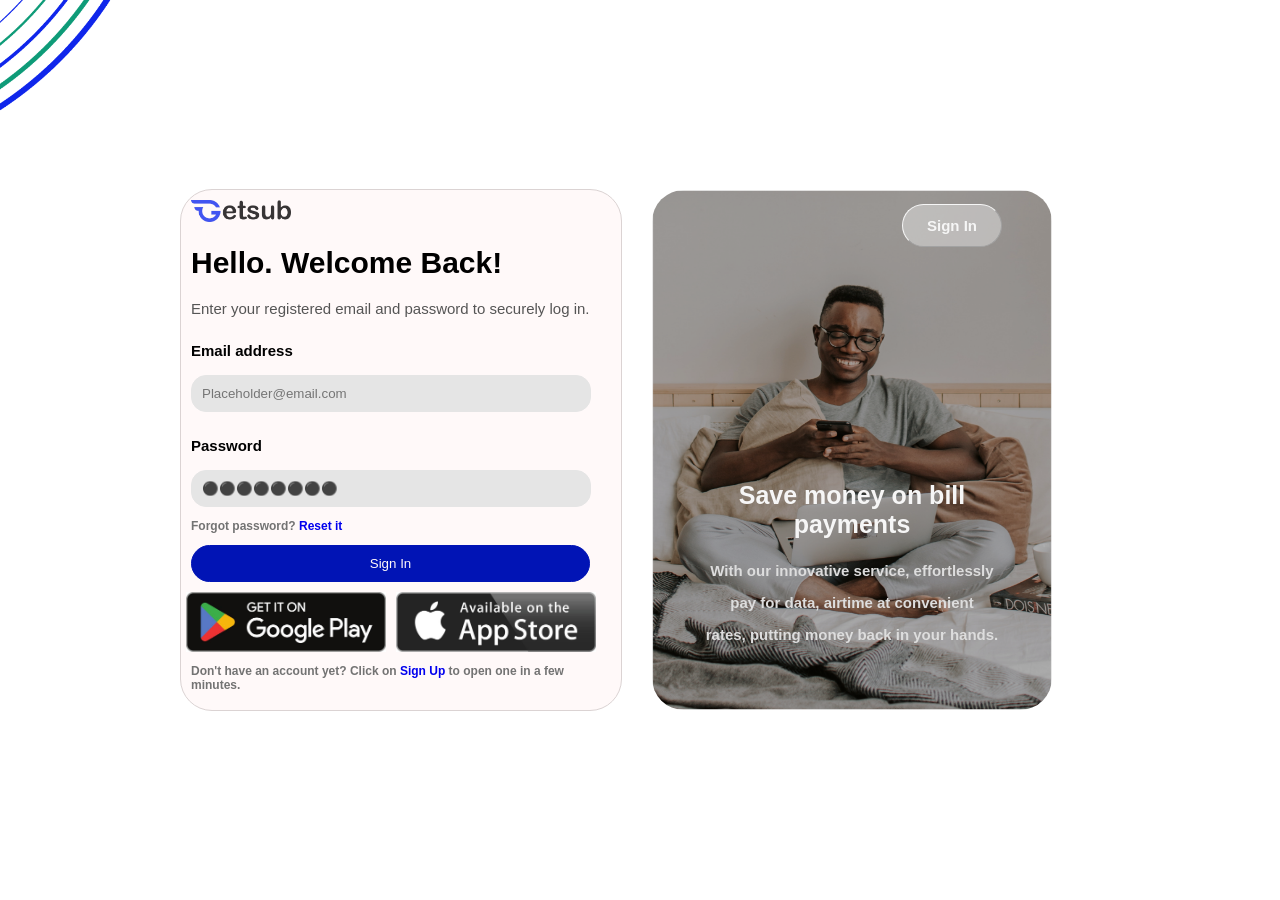
<file: login.html>
<!DOCTYPE html>
<html lang="en">
<head>
    <meta charset="UTF-8">
    <meta name="viewport" content="width=device-width, initial-scale=1.0">
    <title>GetSub</title>
</head>
<style>
    body{
        display: flex;
        padding: 0;
        margin: 0;
        height: 100vh;
        width: 100vw;
    }
    .bg{
        width: 170px;
    }
    .logincontainer{
        display: flex;
        flex-direction: row;
        justify-content: center;
        align-items: center;
        gap: 80px;
        padding: 10px;
    }
    .im{
        width: 200px;
    }
    .formcontainer{
        border-width: 1.5px;
        border-style: solid;
        border-radius: 32px;
        border-color: #dbd3d3;
        background-color: #fff9f9;
        padding: 10px;
        width: 420px;
        height: 500px;
    }
    .logo{
        width: 100px;
    }
    .log{
    font-size: 30px;
    font-weight: 600;
    font-family: "Kanit", sans-serif;
    }
    .log2{
    font-size: 15px;
    font-family: "Jost", sans-serif;
    font-weight: 500;
    color: #555555;
    }
    input{
        border: 1px solid;
        border-radius: 15px;
        border-color: #e5e5e5;
        background-color: #e5e5e5;
        padding: 10px;
        width: 90%;
        margin-top: -20px;
    }
    .res{
    font-size: 12px;
    font-family: "Jost", sans-serif;
    font-style: normal;
    font-weight: 800;
        text-decoration: none;
    }
    .sign{
        border: 1px solid;
        border-radius: 32px;
        border-color: #0114b5;
        background-color: #0114b5;
        padding: 10px;
        width: 95%;
        color: #fff9f9;
    }
    .mainim{
        display: flex;
        justify-content: center;
        margin-top: 10px;
        gap: 10px;
        width: 95%;
    }
    .ok{
    font-size: 12px;
    font-family: "Jost", sans-serif;
    font-style: normal;
    font-weight: 800;
        text-decoration: none;
    }
    .imgs{
        border-radius: 32px;
        height: 520px;
        width: 400px;
        position: absolute;
    }
   .imgcontainer{
    display: flex;
    justify-content: center;
    align-items: center;
   }
   .imgcontent{
    position: relative;
   }
   .imgcontent h1{
    font-size: 25px;
    font-family: "Jost", sans-serif;
    font-style: normal;
    font-weight: 600;
    text-align: center;
    padding-top: 230px;
    color: #f6f6f6;
   }
   .new{
    float: right;
    margin-top: -30px;
    margin-left: 200px;
    padding: 12px 24px;
    border-radius: 32px;
    border-width: 1px;
    border-color: #f6f6f6;
    color: #f6f6f6;
    background-color: #f6f6f666;
    font-size: 15px;
    font-family: "Jost", sans-serif;
    font-style: normal;
    font-weight: 700;
   }
   .par{
    font-size: 15px;
    font-family: "Jost", sans-serif;
    font-style: normal;
    font-weight: 700;
    text-align: center;
    line-height: 32px;
    color: #dddddd;
   }
   form h5{
    font-size: 15px;
    font-family: "Jost", sans-serif;
    font-style: normal;
    font-weight: 600;
   }
   form p{
    font-size: 12px;
    font-family: "Jost", sans-serif;
    font-style: normal;
    font-weight: 600;
    color: #737373;
   }
   @media screen and (max-width: 668px){
        .logincontainer{
            flex-direction: column;
        }
        
    }
</style>
<body>
   <div class="maincontainer">
        <img class="bg" src="ASSETS2/getsub login.png" alt="##">
    </div>
    <div class="logincontainer">
        <div class="formcontainer">
            <img class="logo" src="ASSETS2/GETSUB LOGO.png" alt="##">
            <h1 class="log">Hello. Welcome Back!</h1>
            <p class="log2">Enter your registered email and password to securely log in.</p>
            <form>
                <h5>Email address</h5>
                <input type="text" name="text" placeholder="Placeholder@email.com" required>
                <h5>Password</h5>
                <input type="password" name="password" placeholder="⚫⚫⚫⚫⚫⚫⚫⚫" required>
                <p> Forgot password? <a href="##" class="res">Reset it</a></p>
                <button class="sign"> Sign In</button>
                <div class="mainim">
                    <img class="im" src="ASSETS2/play-store.jpg" alt="##">
                    <img class="im" src="ASSETS2/apple-store.jpg" alt="##">
                </div>
                <p>
                    Don't have an account yet? Click on <a href="##" class="ok">Sign Up</a> to open one in a few minutes.
                </p>
            </form>
        </div>
        <div class="imgcontainer">
            <img class="imgs" src="ASSETS2/login img.png" alt="">
            <div class="imgcontent">
                <button class="new">Sign In</button>
                <h1>Save money on bill <br> payments</h1>
                <p class="par">With our innovative service, effortlessly <br>pay for data, airtime at convenient <br> rates, putting money back in your hands.</p>
            </div>
        </div>
    </div>
   
</body>
</html>
</file>
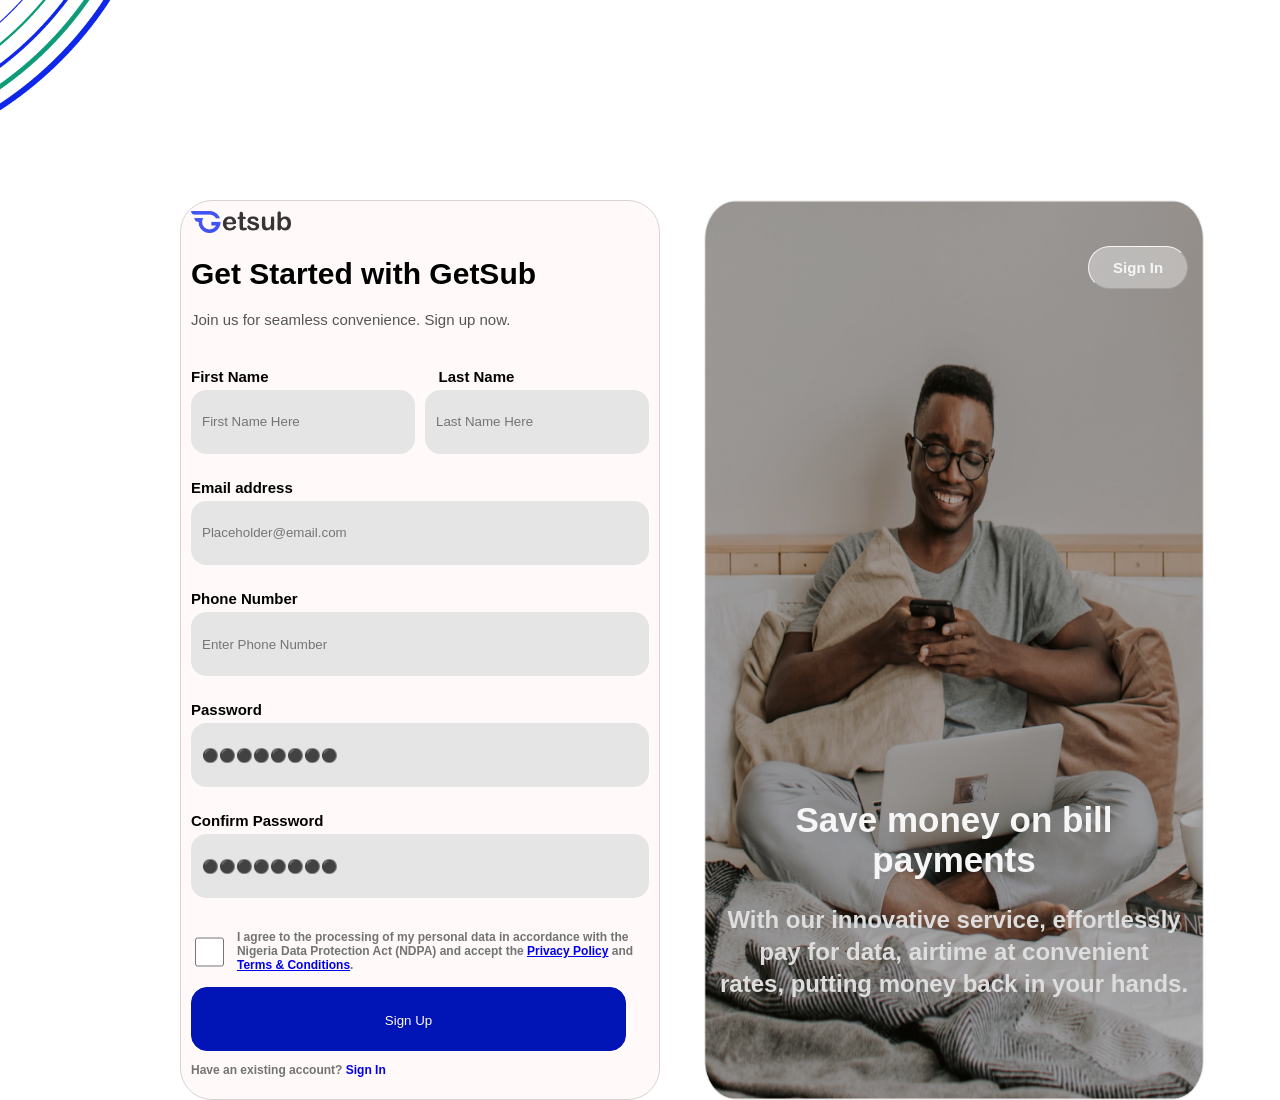
<file: signup.html>
<!DOCTYPE html>
<html lang="en">
<head>
    <meta charset="UTF-8">
    <meta name="viewport" content="width=device-width, initial-scale=1.0">
    <title>GetSub</title>
</head>
<style>
    *{
        box-sizing: border-box;
    }
    body{
        display: flex;
        padding: 0;
        margin: 0;
        height: 100vh;
        width: 100vw;
    }
    .bg{
        width: 170px;
    }
    .logincontainer{
        display: flex;
        flex-direction: row;
        justify-content: center;
        align-items: center;
        gap: 60px;
        padding: 10px;
        margin-top: 400px;
    }
    .im{
        width: 200px;
    }
    .formcontainer{
        border-width: 1.5px;
        border-style: solid;
        border-radius: 32px;
        border-color: #dbd3d3;
        background-color: #fff9f9;
        padding: 10px;
        width: 480px;
        height: auto;
    }
    .logo{
        width: 100px;
    }
    .log{
    font-size: 30px;
    font-weight: 600;
    font-family: "Kanit", sans-serif;
    }
    .log2{
    font-size: 15px;
    font-family: "Jost", sans-serif;
    font-weight: 500;
    color: #555555;
    }
    input{
        border: 1px solid;
        border-radius: 15px;
        border-color: #e5e5e5;
        background-color: #e5e5e5;
        padding: 10px;
        width: 90%;
        margin-top: -20px;
    }
    .res{
    font-size: 12px;
    font-family: "Jost", sans-serif;
    font-style: normal;
    font-weight: 800;
        text-decoration: none;
    }
    .sign{
        display: flex;
        border: 1px solid;
        border-radius: 16px;
        border-color: #0114b5;
        background-color: #0114b5;
        padding: 10px;
        width: 95%;
        color: #fff9f9;
        height: 64px;
        justify-content: center;
        padding: 25px;
    }
    .mainim{
        display: flex;
        justify-content: center;
        margin-top: 10px;
        gap: 10px;
        width: 95%;
    }
    .ok{
    font-size: 12px;
    font-family: "Jost", sans-serif;
    font-style: normal;
    font-weight: 800;
        text-decoration: none;
    }
    .imgs{
        border-radius: 32px;
        height: 900px;
        width: 500px;
        position: absolute;

    }
   .imgcontainer{
    display: flex;
    justify-content: center;
    align-items: center;
   }
   .imgcontent{
    position: relative;
   }
   .imgcontent h1{
    font-size: 35px;
    font-family: "Jost", sans-serif;
    font-style: normal;
    font-weight: 600;
    text-align: center;
    padding-top: 500px;
    color: #f6f6f6;
   }
   .new{
    float: right;
    margin-top: -30px;
    margin-left: 200px;
    padding: 12px 24px;
    border-radius: 32px;
    border-width: 1px;
    border-color: #f6f6f6;
    color: #f6f6f6;
    background-color: #f6f6f666;
    font-size: 15px;
    font-family: "Jost", sans-serif;
    font-style: normal;
    font-weight: 700;
   }
   .par{
    font-size: 24px;
    font-family: "Jost", sans-serif;
    font-style: normal;
    font-weight: 700;
    text-align: center;
    line-height: 32px;
    color: #dddddd;
   }
   form h5{
    font-size: 15px;
    font-family: "Jost", sans-serif;
    font-style: normal;
    font-weight: 600;
   }
   form p{
    font-size: 12px;
    font-family: "Jost", sans-serif;
    font-style: normal;
    font-weight: 600;
    color: #737373;
   }
   form input{
    display: flex;
    flex-direction: column;
    width: 100%;
    height: 64px;
   }
   .form1{
    display: flex;
    flex-direction: row;
    gap: 10px;
   }
   .form11{
    display: flex;
    flex-direction: row;
    gap: 170px;
   }
   .check{
    margin-top: 20px;
    display: flex;
    flex-direction: row;
    gap: 10px;
   }
   .check input{
    display: flex;
    width: 64px;
   }
   .check2{
    margin-top: 2px;
   }
</style>
<body>
   <div class="maincontainer">
        <img class="bg" src="ASSETS2/getsub login.png" alt="##">
    </div>
    <div class="logincontainer">
        <div class="formcontainer">
            <img class="logo" src="ASSETS2/GETSUB LOGO.png" alt="##">
            <h1 class="log">Get Started with GetSub</h1>
            <p class="log2">Join us for seamless convenience. Sign up now.</p>
            <form>
                <div class="form11">
                    <h5>First Name</h5>
                    <h5>Last Name</h5>
                </div>
                <div class="form1">
                    <input type="text" name="text" placeholder="First Name Here" required>
                    
                    <input type="text" name="text" placeholder="Last Name Here" required>
                </div>
                <h5>Email address</h5>
                <input type="text" name="text" placeholder="Placeholder@email.com" required>
                <h5>Phone Number</h5>
                <input type="text" name="text" placeholder="Enter Phone Number" required>
                <h5>Password</h5>
                <input type="password" name="password" placeholder="⚫⚫⚫⚫⚫⚫⚫⚫" required>
                <h5>Confirm Password</h5>
                <input type="password" name="password" placeholder="⚫⚫⚫⚫⚫⚫⚫⚫" required>
                <div class="check">
                    <input class="check2" type="checkbox" role="switch" required>
                    <p>I agree to the processing of my personal data in accordance with the Nigeria Data Protection Act (NDPA) and accept the <a href="##">Privacy Policy</a> and <a href="##">Terms & Conditions</a>.</p>
                </div>
                <button class="sign"> Sign Up</button>
                <p>
                    Have an existing account? <a href="##" class="ok">Sign In</p>
            </form>
        </div>
        <div class="imgcontainer">
            <img class="imgs" src="ASSETS2/login img.png" alt="">
            <div class="imgcontent">
                <button class="new">Sign In</button>
                <h1>Save money on bill <br> payments</h1>
                <p class="par">With our innovative service, effortlessly <br>pay for data, airtime at convenient <br> rates, putting money back in your hands.</p>
            </div>
        </div>
    </div>
   
</body>
</html>
</file>
